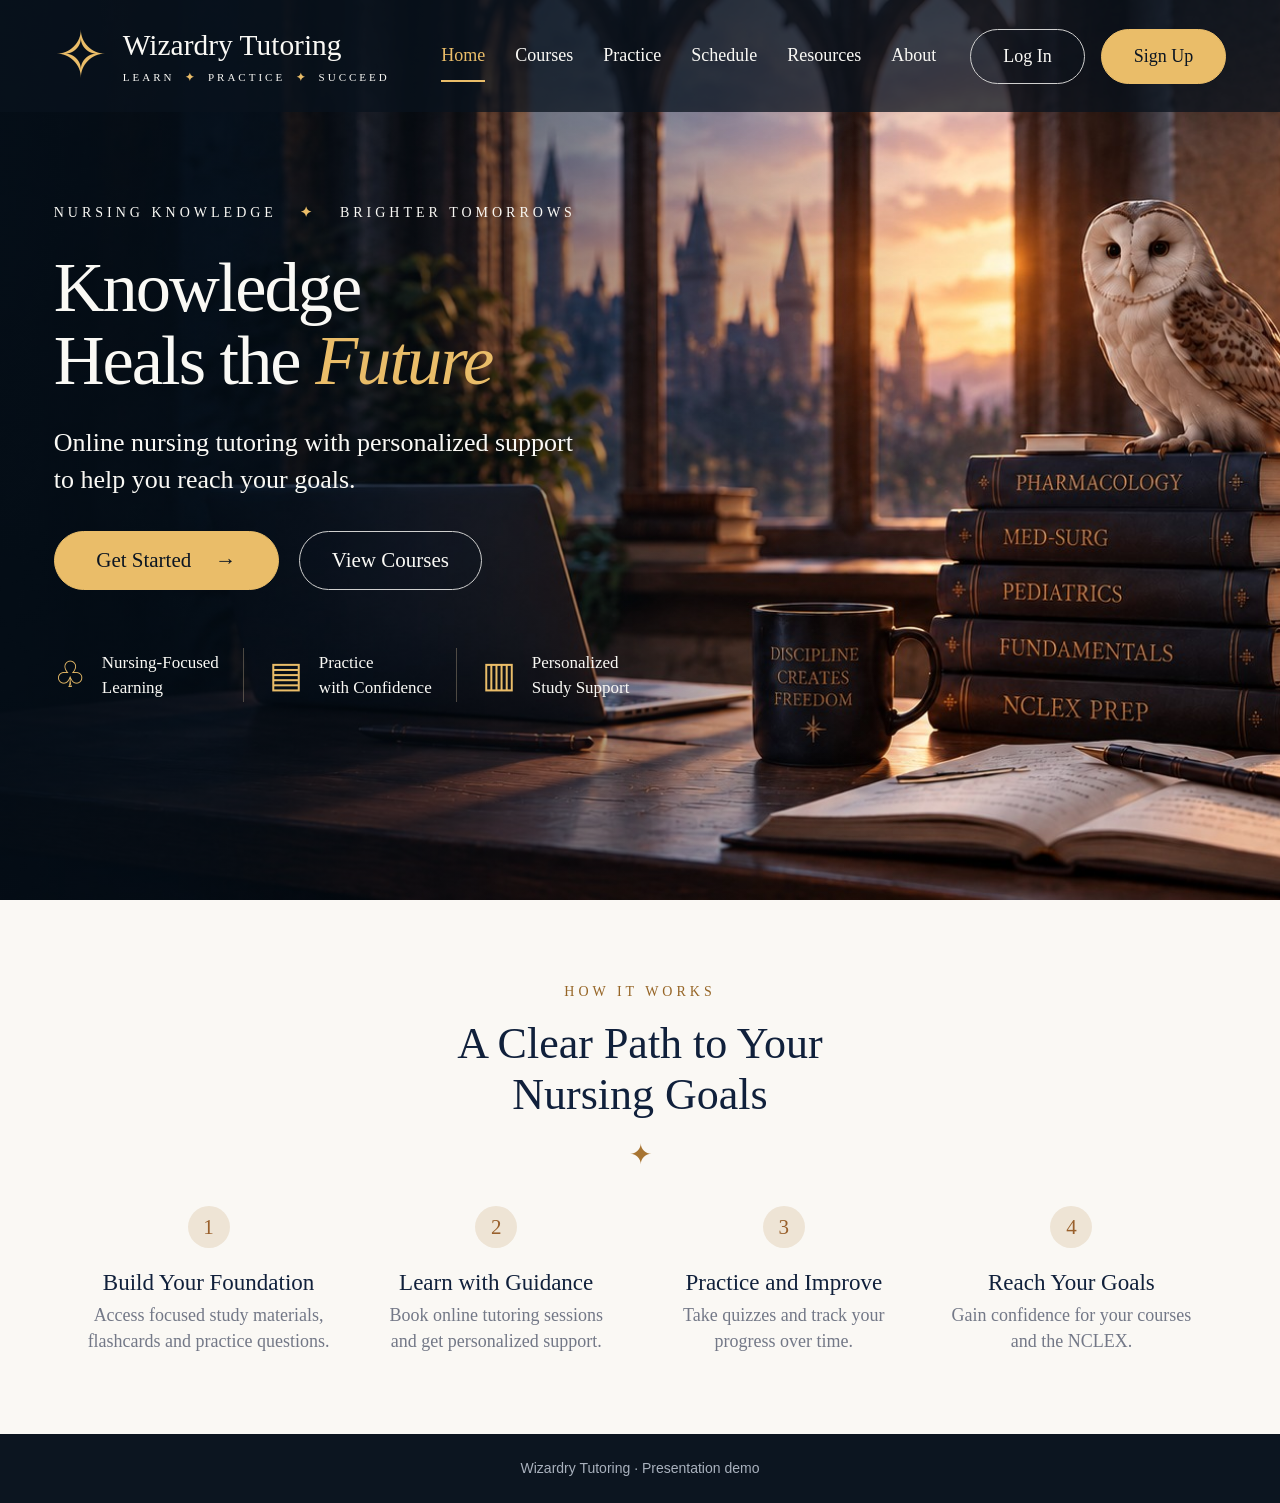
<file: index.html>
<!doctype html><html lang="en"><head><meta charset="utf-8"><meta name="viewport" content="width=device-width,initial-scale=1"><meta name="description" content="Wizardry Tutoring — personalized nursing learning and a short practice assessment."><title>Wizardry Tutoring</title><link rel="icon" href="favicon.svg" type="image/svg+xml"><link rel="stylesheet" href="styles.css"></head><body><div class="hero"><header><div class="brand"><span class="brand-mark" aria-hidden="true">✧</span><div>Wizardry Tutoring<small>LEARN <b>✦</b> PRACTICE <b>✦</b> SUCCEED</small></div></div><nav aria-label="Presentation navigation"><span class="active">Home</span><span>Courses</span><span>Practice</span><span>Schedule</span><span>Resources</span><span>About</span></nav><div class="account"><span class="outline">Log In</span><span class="gold">Sign Up</span></div><span class="menu" aria-hidden="true">☰</span></header><main><section class="intro"><p class="eyebrow">NURSING KNOWLEDGE <b>✦</b> BRIGHTER TOMORROWS</p><h1>Knowledge<br>Heals the <em>Future</em></h1><p class="lead">Online nursing tutoring with personalized support<br class="desktop"> to help you reach your goals.</p><div class="actions"><a class="gold" href="assessment.html">Get Started <span aria-hidden="true">→</span></a><span class="outline">View Courses</span></div><div class="benefits"><div><i aria-hidden="true">♧</i><span>Nursing-Focused<br>Learning</span></div><div><i aria-hidden="true">▤</i><span>Practice<br>with Confidence</span></div><div><i aria-hidden="true">▥</i><span>Personalized<br>Study Support</span></div></div></section></main></div><section class="how"><p class="eyebrow">HOW IT WORKS</p><h2>A Clear Path to Your<br>Nursing Goals</h2><div class="divider">✦</div><div class="steps"><article><span>1</span><div><h3>Build Your Foundation</h3><p>Access focused study materials,<br>flashcards and practice questions.</p></div></article><article><span>2</span><div><h3>Learn with Guidance</h3><p>Book online tutoring sessions<br>and get personalized support.</p></div></article><article><span>3</span><div><h3>Practice and Improve</h3><p>Take quizzes and track your<br>progress over time.</p></div></article><article><span>4</span><div><h3>Reach Your Goals</h3><p>Gain confidence for your courses<br>and the NCLEX.</p></div></article></div></section><footer>Wizardry Tutoring · Presentation demo</footer></body></html>
</file>
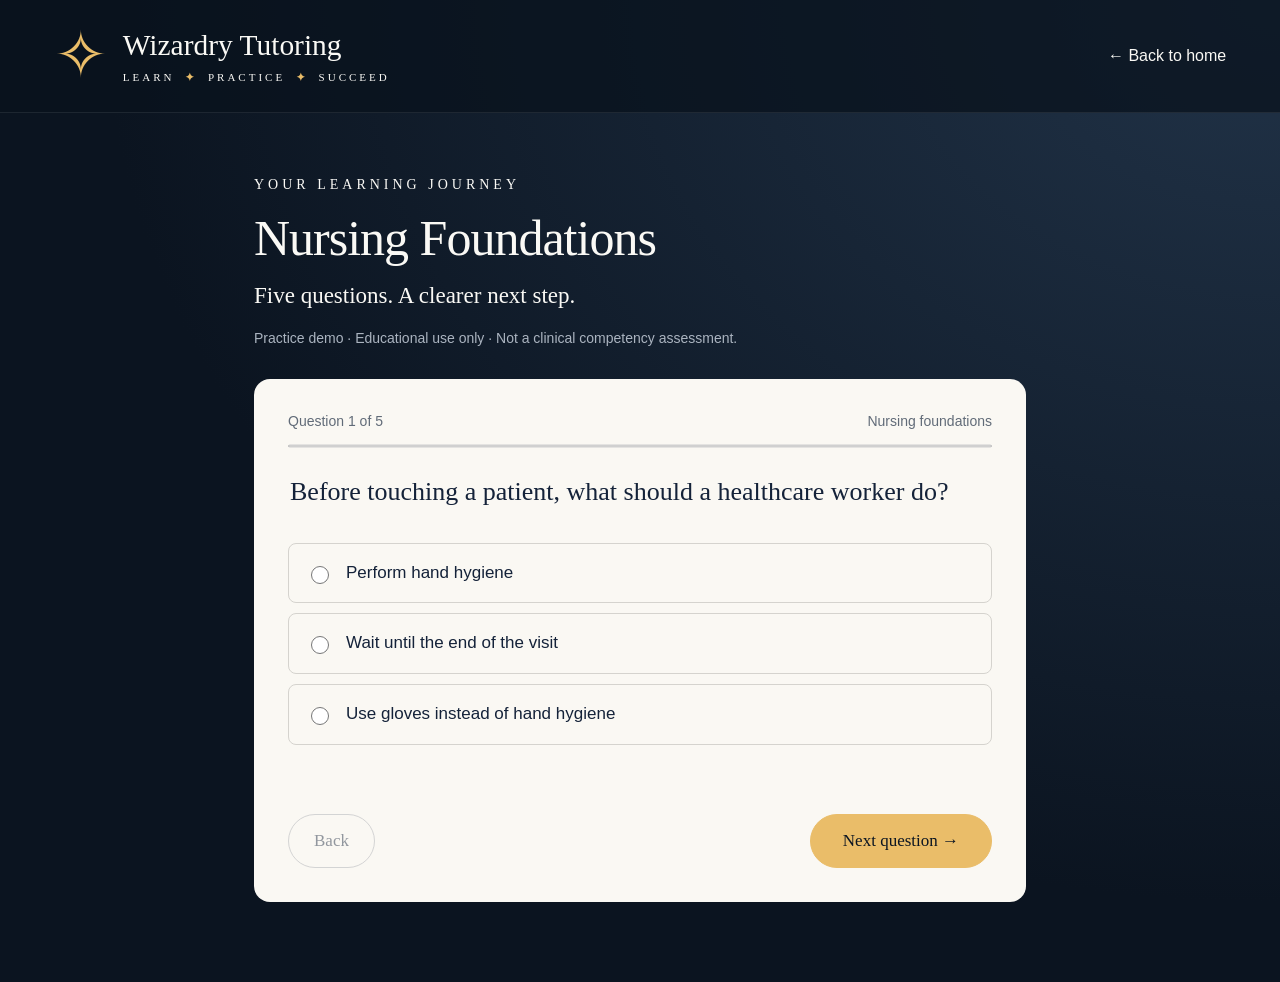
<file: assessment.html>
<!doctype html><html lang="en"><head><meta charset="utf-8"><meta name="viewport" content="width=device-width,initial-scale=1"><meta name="description" content="Wizardry Tutoring — personalized nursing learning and a short practice assessment."><title>Wizardry Tutoring</title><link rel="icon" href="favicon.svg" type="image/svg+xml"><link rel="stylesheet" href="styles.css"></head><body class="study"><header><div class="brand"><span class="brand-mark" aria-hidden="true">✧</span><div>Wizardry Tutoring<small>LEARN <b>✦</b> PRACTICE <b>✦</b> SUCCEED</small></div></div><a class="back" href="index.html">← Back to home</a></header><main class="assessment"><p class="eyebrow">YOUR LEARNING JOURNEY</p><h1>Nursing Foundations</h1><p class="lead">Five questions. A clearer next step.</p><p class="note">Practice demo · Educational use only · Not a clinical competency assessment.</p><div id="app"></div><noscript>Please enable JavaScript to take this assessment.</noscript></main><script src="assessment.js"></script></body></html>
</file>
<file: styles.css>
*{box-sizing:border-box}body{margin:0;color:#faf9f5;background:#0c1520;font-family:Georgia,'Times New Roman',serif}a{color:inherit}button,input{font:inherit}button,a{-webkit-tap-highlight-color:transparent}a:focus-visible,button:focus-visible,input:focus-visible{outline:3px solid #eec574;outline-offset:5px}header{min-height:112px;padding:24px 4.2%;display:flex;align-items:center;gap:34px;background:#09121dbe}.brand{display:flex;align-items:center;gap:15px;white-space:nowrap;font-size:clamp(25px,2.3vw,38px)}.brand-mark{color:#eabd69;font-size:64px;line-height:1}.brand small{display:block;font-size:11px;letter-spacing:3px;margin-top:9px;text-align:center}.brand b{color:#eabd69;margin:0 5px}nav{display:flex;justify-content:center;gap:30px;margin-left:auto;font-size:18px}nav span{padding:14px 0}nav .active{color:#eabd69;border-bottom:2px solid}.account{display:flex;gap:16px;font-size:18px}.gold,.outline{border-radius:50px;padding:16px 32px;display:inline-flex;align-items:center;justify-content:center;gap:24px;text-decoration:none;white-space:nowrap}.gold{background:#eabd69;color:#0b1522;border:1px solid #eabd69}.outline{border:1px solid #d0d0cf;background:#0b14213a}a.gold:hover,button.gold:hover{background:#f5cf87;transform:translateY(-1px)}.menu{display:none}.hero{min-height:850px;height:100svh;max-height:1100px;background:linear-gradient(90deg,rgba(4,13,22,.82),rgba(4,13,22,.35) 46%,transparent 72%),url('assets/hero.jpg') center/cover}.intro{padding:74px 4.2% 60px;max-width:900px}.eyebrow{font-size:14px;letter-spacing:4px;line-height:1.8}.eyebrow b{color:#eabd69;margin:0 16px}h1{font-size:clamp(56px,5.5vw,92px);font-weight:400;letter-spacing:-2px;line-height:1.04;margin:26px 0}h1 em{color:#eabd69;font-weight:400}.lead{font-size:26px;line-height:1.45;max-width:660px}.actions{display:flex;gap:20px;margin:32px 0 58px;font-size:21px}.actions .gold{min-width:225px}.benefits{display:flex;gap:25px;font-size:17px;line-height:1.5}.benefits>div{display:flex;align-items:center;gap:16px;padding-right:24px;border-right:1px solid #b4a38866}.benefits>div:last-child{border:0}.benefits i{font-style:normal;color:#eabd69;font-size:36px}.how{background:#faf8f4;color:#10203b;text-align:center;padding:65px 6% 75px}.how .eyebrow{color:#966526}h2{font-size:44px;font-weight:400;margin:10px 0}.divider{color:#a87532;font-size:28px;margin:18px 0 35px}.steps{display:grid;grid-template-columns:repeat(4,1fr);gap:24px;max-width:1350px;margin:auto}.steps article>span{display:inline-grid;place-items:center;width:42px;height:42px;border-radius:50%;background:#eee4d5;color:#99602c;margin-bottom:16px;font-size:21px}h3{font-size:23px;font-weight:400;margin:6px 0}.steps p{color:#737887;font-size:18px;line-height:1.45;margin:5px 0}footer{text-align:center;font:14px/1.5 Arial,sans-serif;padding:24px;color:#a9b1bd}.study{min-height:100vh;background:radial-gradient(ellipse at top right,#213348,#0b1420 65%)}.study header{justify-content:space-between;border-bottom:1px solid #ffffff15}.back{font:16px Arial,sans-serif;text-decoration:none}.assessment{max-width:820px;padding:45px 24px 80px;margin:auto}.assessment h1{font-size:50px;letter-spacing:-1px;margin:15px 0}.assessment .lead{font-size:23px;margin:12px 0}.note{font:14px/1.6 Arial,sans-serif;color:#abb4c0}.card{background:#faf8f3;color:#142239;padding:34px;border-radius:16px;margin-top:30px}.progress-label{display:flex;justify-content:space-between;font:14px Arial,sans-serif;color:#616b78}progress{width:100%;height:6px;margin:14px 0 24px;accent-color:#a8742d}fieldset{border:0;margin:0;padding:0}legend{font-size:26px;line-height:1.35;margin-bottom:24px}label.option{display:flex;align-items:center;gap:14px;border:1px solid #d5d3ce;padding:17px;border-radius:8px;margin:10px 0;font:17px/1.45 Arial,sans-serif;cursor:pointer}label.option:has(input:checked){background:#efe4cb;border-color:#99702f}input[type=radio]{accent-color:#956a28;min-width:18px;height:18px}.quiz-actions{display:flex;justify-content:space-between;gap:15px;margin-top:26px}button{cursor:pointer;font-size:17px}button:disabled{opacity:.45;cursor:not-allowed}.secondary{background:transparent;border:1px solid #a6a9af;border-radius:30px;padding:13px 25px;color:#142239}.error{color:#a02222;font:15px Arial,sans-serif;min-height:18px}.score{font-size:62px;color:#926324;margin:15px 0}.result h2{font-size:32px}.result p{font:17px/1.6 Arial,sans-serif}.resource{background:#eee5d5;padding:22px;border-radius:10px;margin:24px 0}.review{border-top:1px solid #d7d3cb;padding:18px 0;font:16px/1.5 Arial,sans-serif}.review h3{font:600 17px/1.5 Arial,sans-serif}.review p{font-size:15px}.sources{font:14px/1.6 Arial,sans-serif;margin-top:20px}.sources a{color:#655125}.result-actions{display:flex;flex-wrap:wrap;gap:16px;align-items:center}@media(max-width:1250px){nav{gap:18px;font-size:16px}.account{display:none}.hero{min-height:760px}.intro{max-width:790px}.steps{grid-template-columns:repeat(2,1fr)}}@media(max-width:760px){header{min-height:105px;padding:19px 6%;gap:12px}.brand{font-size:25px;gap:9px}.brand-mark{font-size:45px}.brand small{font-size:8px;letter-spacing:2px}.menu{display:block;margin-left:auto;font:30px Arial}nav{display:none}.hero{height:auto;max-height:none;min-height:0;background-position:63% center}.intro{padding:34px 7% 0;max-width:none}.eyebrow{font-size:12px;letter-spacing:3px;max-width:290px;line-height:2}.eyebrow b{margin:0 6px}h1{font-size:clamp(48px,11vw,78px);line-height:1.05;letter-spacing:-1.5px;margin:20px 0;max-width:390px}h1 em{display:block}.lead{font-size:21px;line-height:1.4;max-width:280px}.desktop{display:none}.actions{flex-direction:column;gap:14px;width:230px;margin:30px 0 95px;font-size:19px}.gold,.outline{padding:15px 22px}.benefits{background:#f8f5ef;color:#101b2b;margin:0 -8.14%;padding:28px 4%;gap:0;font-size:13px;justify-content:space-around}.benefits>div{flex:1;flex-direction:column;text-align:center;gap:8px;padding:0 6px;border-color:#cfb68f}.benefits i{font-size:29px;color:#a7742d}.how{padding:28px 7% 42px}.how .eyebrow{max-width:none}.how h2{font-size:31px}.divider{margin:10px 0 25px}.steps{display:flex;flex-direction:column;gap:24px;max-width:430px}.steps article{display:flex;text-align:left;align-items:center;gap:22px}.steps article>span{flex-shrink:0;margin:0}.steps h3{font-size:21px}.steps p{font-size:17px}.study header{flex-wrap:wrap}.study .brand{font-size:24px}.study .back{font-size:14px}.assessment{padding:30px 18px 60px}.assessment h1{font-size:39px}.assessment .eyebrow{max-width:none}.card{padding:24px 20px}legend{font-size:23px}.quiz-actions .gold{padding:13px 22px}footer{font-size:12px}}@media(prefers-reduced-motion:no-preference){a.gold,button.gold{transition:background .15s,transform .15s}}
</file>
